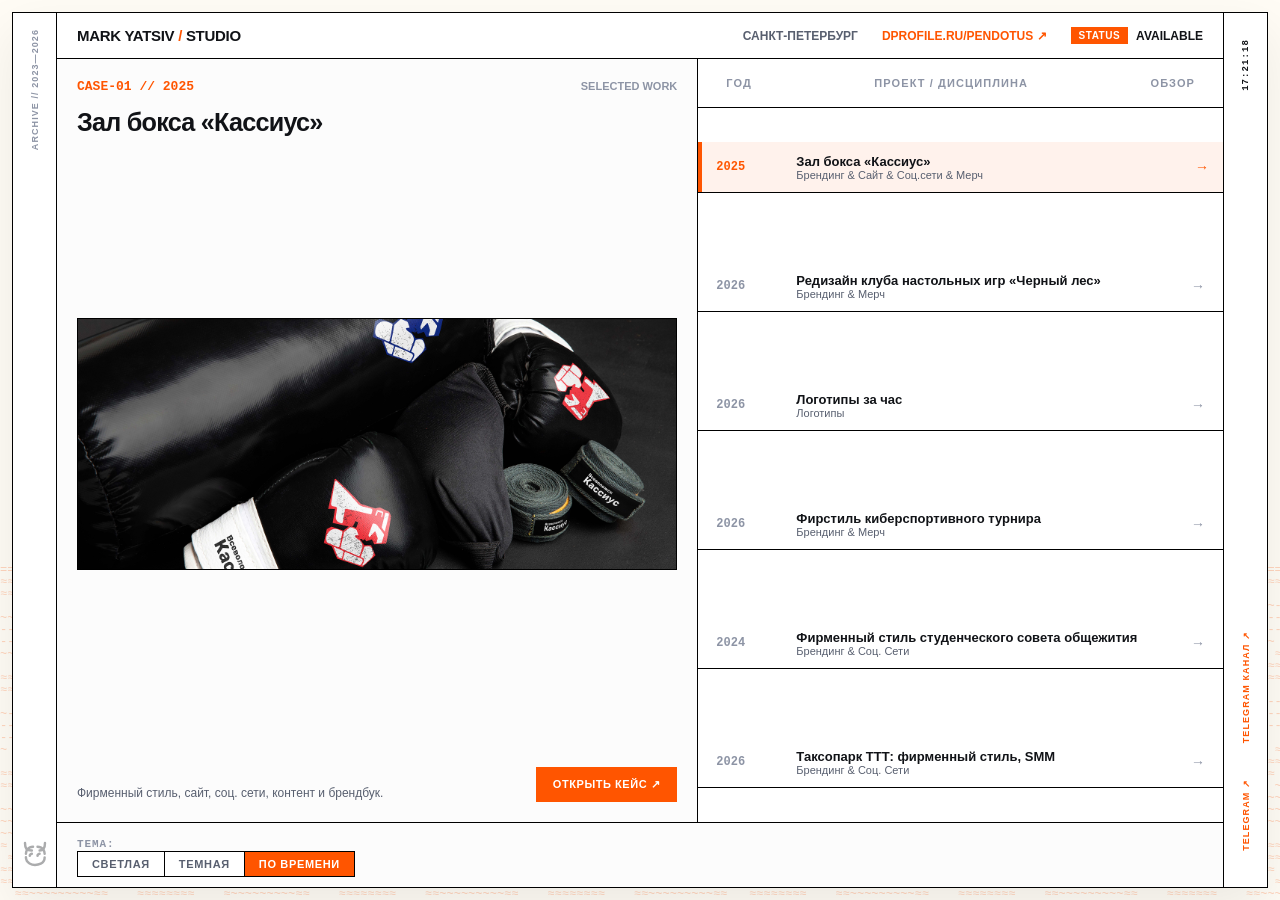
<file: index.html>
<!DOCTYPE html>
<html lang="ru">
<head>
  <meta charset="UTF-8">
  <meta name="viewport" content="width=device-width, initial-scale=1.0, maximum-scale=5.0">
  <title>Mark Yatsiv // Graphic Design & Identity</title>
  <!-- ФАВИКОНЫ: Маскот BigBoss -->
  <link rel="icon" type="image/svg+xml" href="favicon.svg?v=3">


  <link rel="stylesheet" href="css/main.css?v=5"></head>
<body data-theme="day">

  <!-- Адаптивный процедурный ASCII-холст Canvas (100vw x 100vh) -->
  <canvas id="asciiBackground" class="ascii-canvas" aria-hidden="true"></canvas>

  <!-- Скрытый пасхалочный пульт разработчика (открывается по 5 быстрым кликам на BigBoss) -->
  <aside class="dev-control-panel easter-egg-hidden" id="devPanel">
    <div class="panel-header">
      <span class="panel-tag">SECRET DEV OVERRIDE</span>
      <button id="closeDevPanelBtn" class="btn-panel-close" title="Закрыть пульт">&times;</button>
    </div>
    <div class="slider-row">
      <span class="time-readout" id="timeDisplay">12:00</span>
      <input type="range" id="timeSlider" min="0" max="23.9" step="0.1" value="12" class="time-range">
    </div>
    <div class="theme-readout">ФАЗА: <span id="themeLabel">DAY</span></div>
  </aside>

  <div class="sheet-wrapper">
    
    <!-- Левый край: вертикальный штамп + слот маскота BigBoss -->
    <aside class="side-gutter">
      <span class="vertical-label">ARCHIVE // 2023—2026</span>
      
      <!-- СЛОТ МАСКОТА BIGBOSS: 5 кликов подряд открывают секретный ползунок -->
      <div class="mascot-slot" id="mascotContainer" title="BigBoss Slot (кликни 5 раз подряд)" aria-label="BigBoss Slot">
        <svg viewBox="0 0 1000 1000" xmlns="http://www.w3.org/2000/svg">
          <path fill="none" stroke="currentColor" stroke-linecap="round" stroke-miterlimit="10" stroke-width="72px" d="M233.3,597.78c0,181.79,191.92,225.48,266.4,225.48s283.68-26.83,283.68-220.08"/>
          <path fill="none" stroke="currentColor" stroke-linecap="round" stroke-miterlimit="10" stroke-width="72px" d="M233.3,494.44c0-73.91,55.24-209.06,209.06-209.06"/>
          <path fill="none" stroke="currentColor" stroke-linecap="round" stroke-miterlimit="10" stroke-width="72px" d="M407.86,399.24c-156.96,0-201.86-59.14-201.86-223.24"/>
          <path fill="none" stroke="currentColor" stroke-linecap="round" stroke-miterlimit="10" stroke-width="72px" d="M783.7,494.44c0-73.91-55.24-209.06-209.06-209.06"/>
          <path fill="none" stroke="currentColor" stroke-linecap="round" stroke-miterlimit="10" stroke-width="72px" d="M635.38,395.08c108.3,0,158.36-54.98,158.36-219.08"/>
          <path fill="none" stroke="currentColor" stroke-linecap="round" stroke-miterlimit="10" stroke-width="72px" d="M347.06,554.76c0-47.52,60.48-60.48,60.48-60.48"/>
          <path fill="none" stroke="currentColor" stroke-linecap="round" stroke-miterlimit="10" stroke-width="72px" d="M574.58,554.76c0-47.52,60.48-60.48,60.48-60.48"/>
        </svg>
      </div>
    </aside>

    <!-- Центральная сцена -->
    <main class="sheet-main">
      <header class="top-bar">
        <div class="brand-title">MARK YATSIV <span>/</span> STUDIO</div>
        <div class="top-meta">
          <span>САНКТ-ПЕТЕРБУРГ</span>
          <a href="https://dprofile.ru/pendotus" target="_blank" rel="noopener noreferrer" class="meta-link-dprofile">
            DPROFILE.RU/PENDOTUS ↗
          </a>
          <div class="status-indicator">
            <span class="status-badge-orange">STATUS</span>
            <span>AVAILABLE</span>
          </div>
        </div>
      </header>

      <section class="content-split">
        <!-- Левая панель: активный кейс -->
        <div class="stage-panel">
          <div>
            <div class="stage-header">
              <span id="stageNum" class="stage-num">CASE-01 // 2026</span>
              <span class="stage-hint">SELECTED WORK</span>
            </div>
            <h1 id="stageName" class="stage-name">Боксерский клуб «Кассиус»</h1>
          </div>

          <div id="stageImage" class="stage-image-card"></div>

          <!-- ВСТАВИТЬ ЭТОТ БЛОК: Мобильный переключатель превью кейсов -->
          <div class="stage-nav-mobile" aria-label="Переключение превью кейсов">
            <button type="button" id="prevStageBtn" class="btn-stage-nav" aria-label="Предыдущий проект">← ПРЕДЫДУЩИЙ</button>
            <span id="stageNavCounter" class="stage-nav-counter">01 / 06</span>
            <button type="button" id="nextStageBtn" class="btn-stage-nav" aria-label="Следующий проект">СЛЕДУЮЩИЙ →</button>
          </div>

          <div class="stage-footer">
            <p id="stageDesc" class="stage-description">
              Суровая монохромная айдентика, акцидентная шрифтовая система ринга и фирменная экипировка.
            </p>
            <a id="btnOpenCase" href="project.html?id=1" class="btn-open-case page-transition-link">
              Открыть кейс ↗
            </a>
          </div>
        </div>

        <!-- Правая панель: реестр проектов -->
        <div class="index-panel">
          <div class="index-header">
            <span>ГОД</span>
            <span>ПРОЕКТ / ДИСЦИПЛИНА</span>
            <span>ОБЗОР</span>
          </div>
          <div id="projectRowsContainer" class="project-rows-list"></div>
        </div>
      </section>

      <!-- Нижний бар: переключатель тем (АВТО / СВЕТЛАЯ / ТЕМНАЯ) вместо ползунка -->
<!-- Нижний бар: переключатель тем + ссылки для мобилок -->
      <footer class="bottom-utility-bar">
        <div class="utility-theme-wrap">
          <span class="utility-label">ТЕМА:</span>
          <div class="theme-switcher-group">
            <button class="btn-theme-toggle" data-theme-mode="light">СВЕТЛАЯ</button>
            <button class="btn-theme-toggle" data-theme-mode="dark">ТЕМНАЯ</button>
            <button class="btn-theme-toggle active" data-theme-mode="auto">ПО ВРЕМЕНИ</button>
          </div>
        </div>
        
        <!-- Ссылки для мобильных экранов (на десктопе скрыты, так как они в сайдбаре) -->
        <div class="mobile-footer-links">
          <a href="https://t.me/desigyatsiv" target="_blank" rel="noopener noreferrer" class="mobile-link">ТГ-КАНАЛ ↗</a>
          <a href="https://t.me/pendotus" target="_blank" rel="noopener noreferrer" class="mobile-link accent">TELEGRAM ↗</a>
        </div>
      </footer>
    </main>

    <!-- Правый край: вертикальные ссылки на ТГ и часы пользователя -->
    <aside class="side-gutter side-gutter-right">
      <div class="gutter-top-time">
        <span class="vertical-label mono-time" id="userLiveClock">--:--:--</span>
      </div>
      <div class="gutter-bottom-links">
        <a href="https://t.me/desigyatsiv" target="_blank" rel="noopener noreferrer" class="vertical-label channel-link" title="Telegram-канал шефа">
          TELEGRAM КАНАЛ ↗
        </a>
        <a href="https://t.me/pendotus" target="_blank" rel="noopener noreferrer" class="vertical-label accent-link" title="Личный Telegram шефа">
          TELEGRAM ↗
        </a>
      </div>
    </aside>

  </div>

  <script src="js/data.js"></script>
  <script src="js/ascii-background.js"></script>
  <script src="js/theme-manager.js"></script>
  <script src="js/interaction.js"></script>
</body>
</html>
</file>
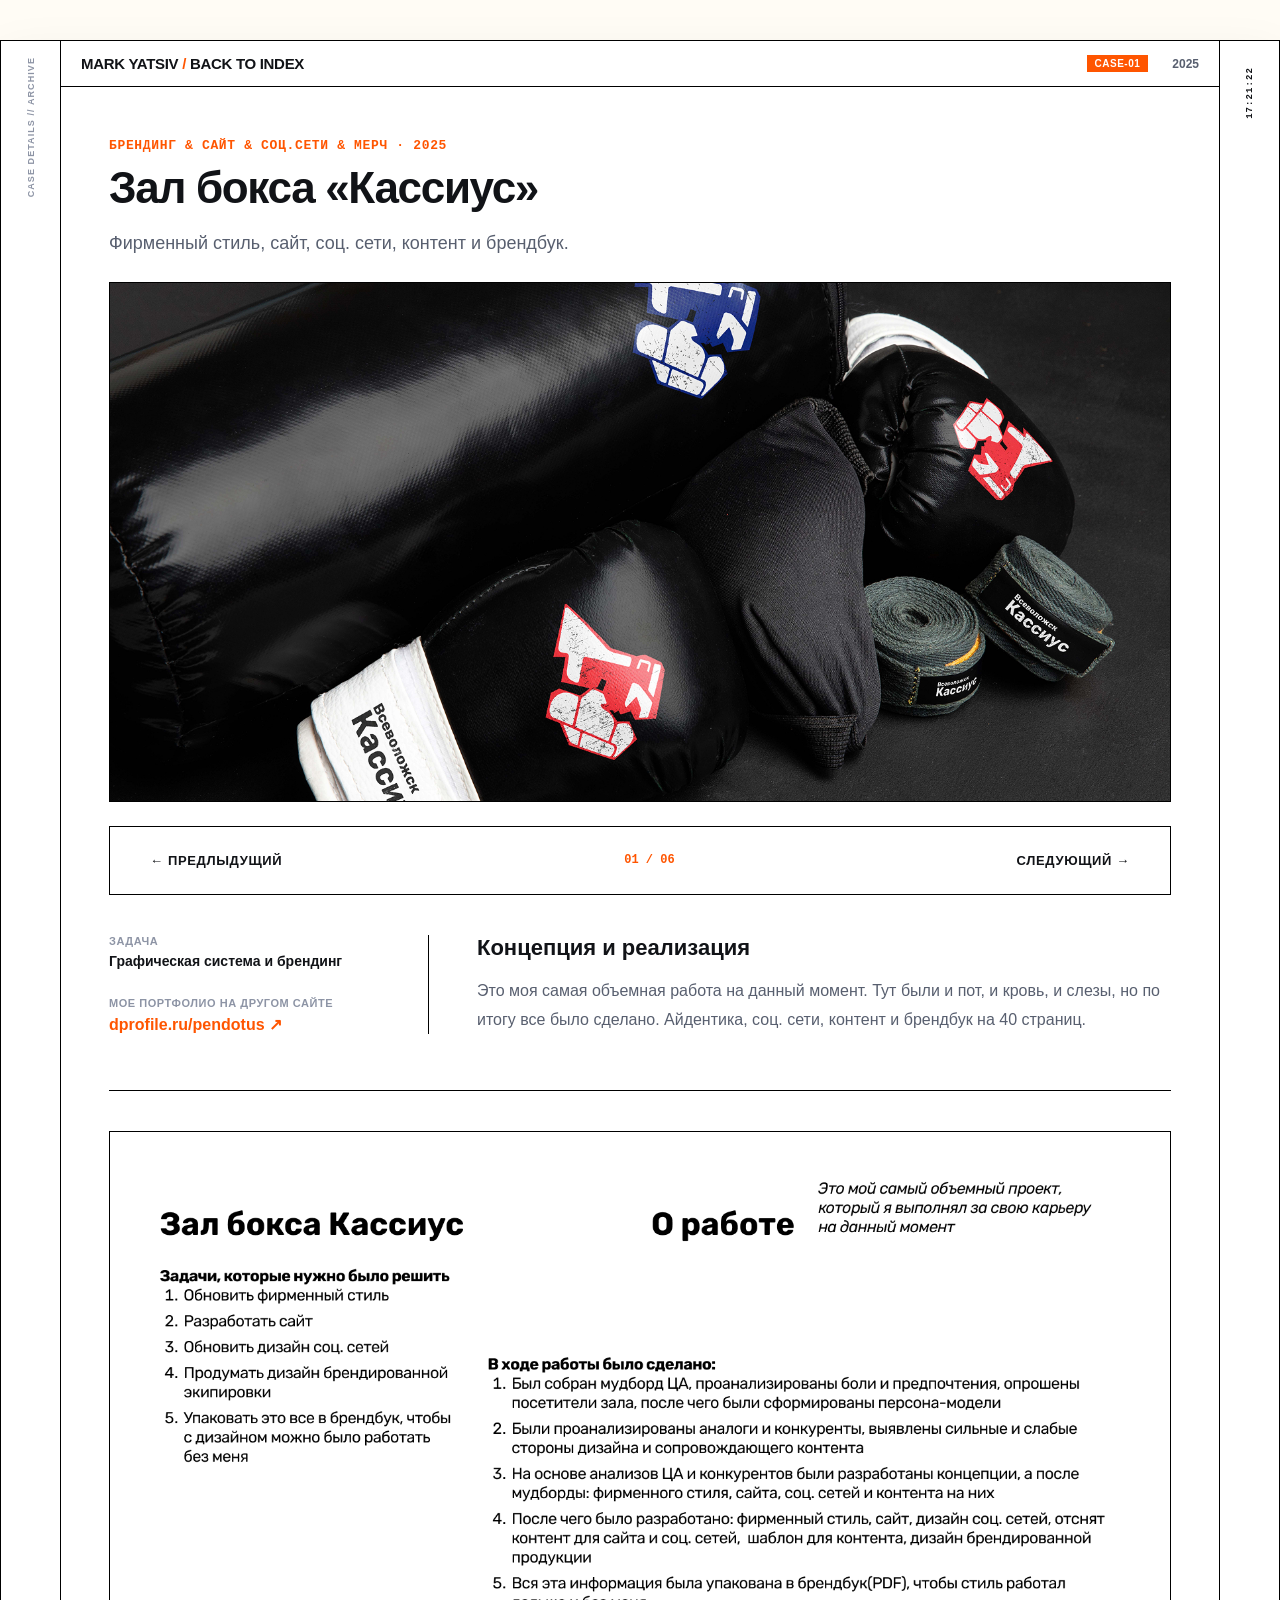
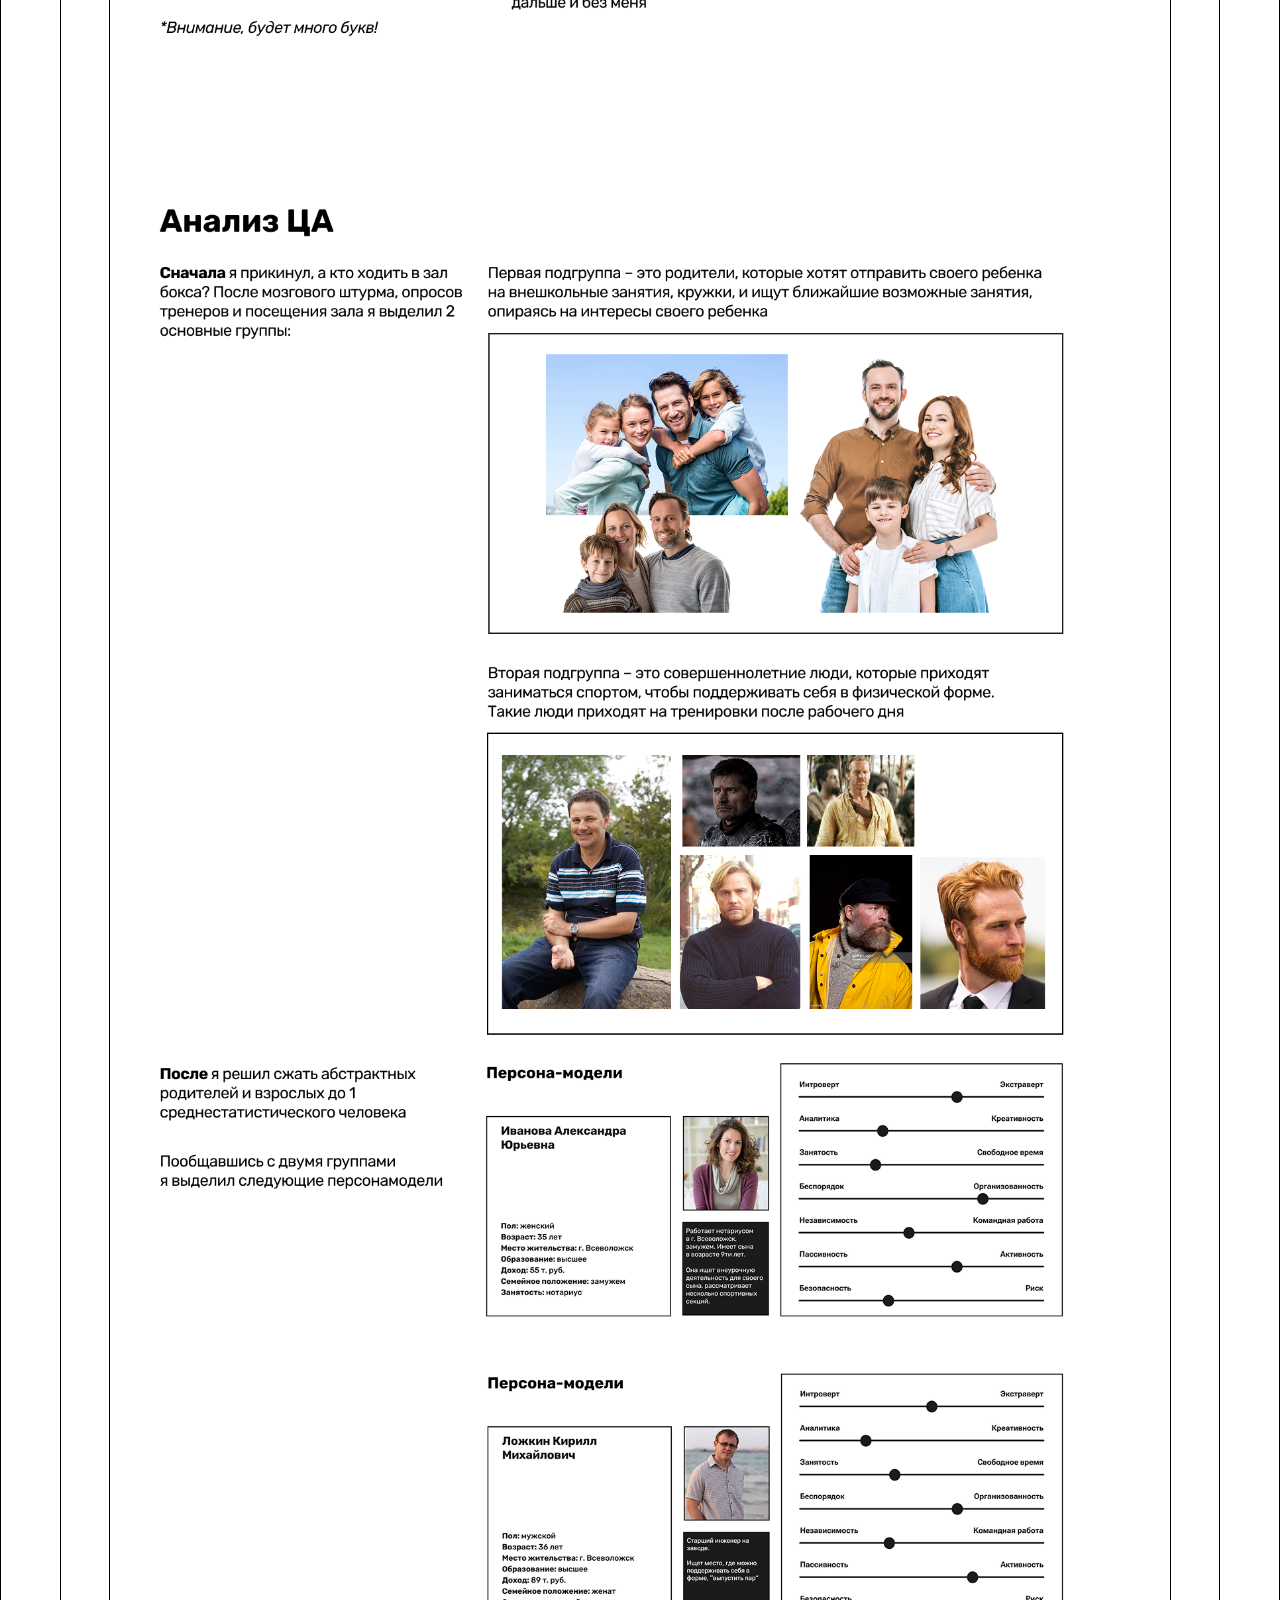
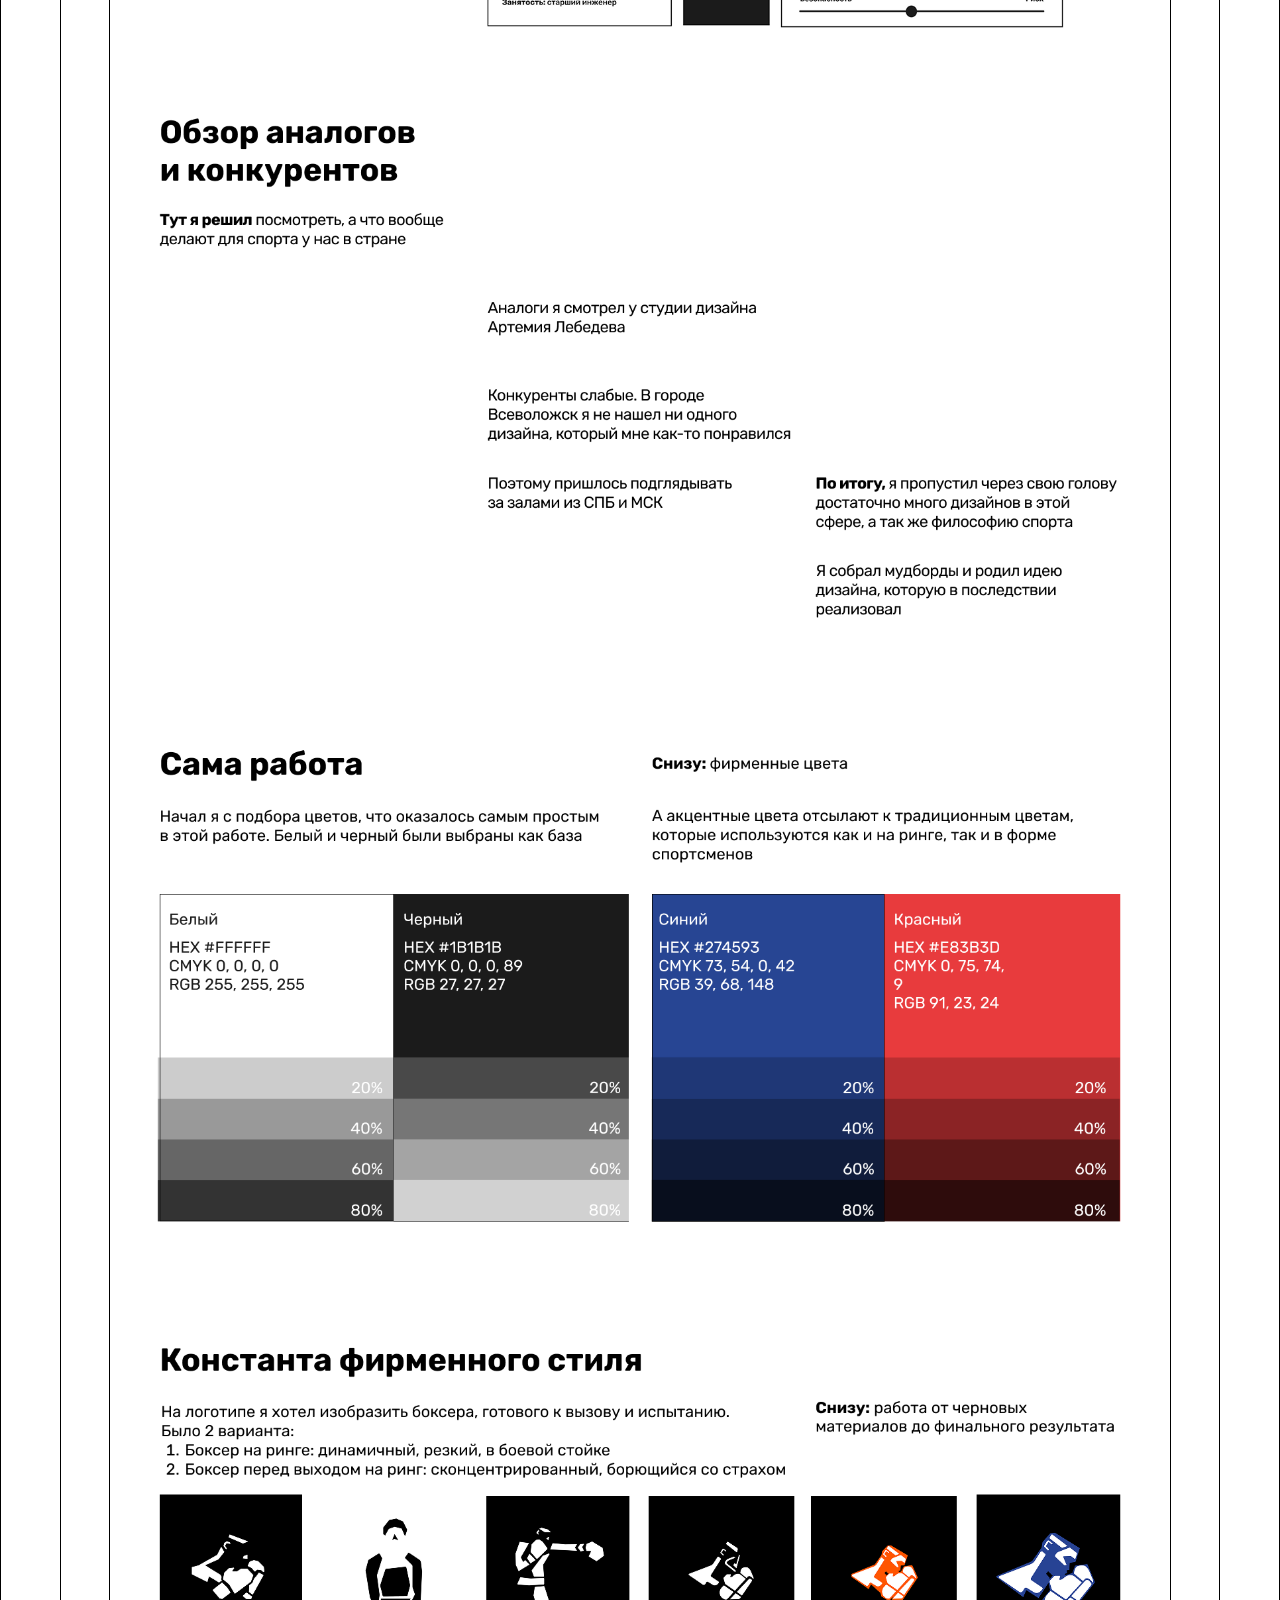
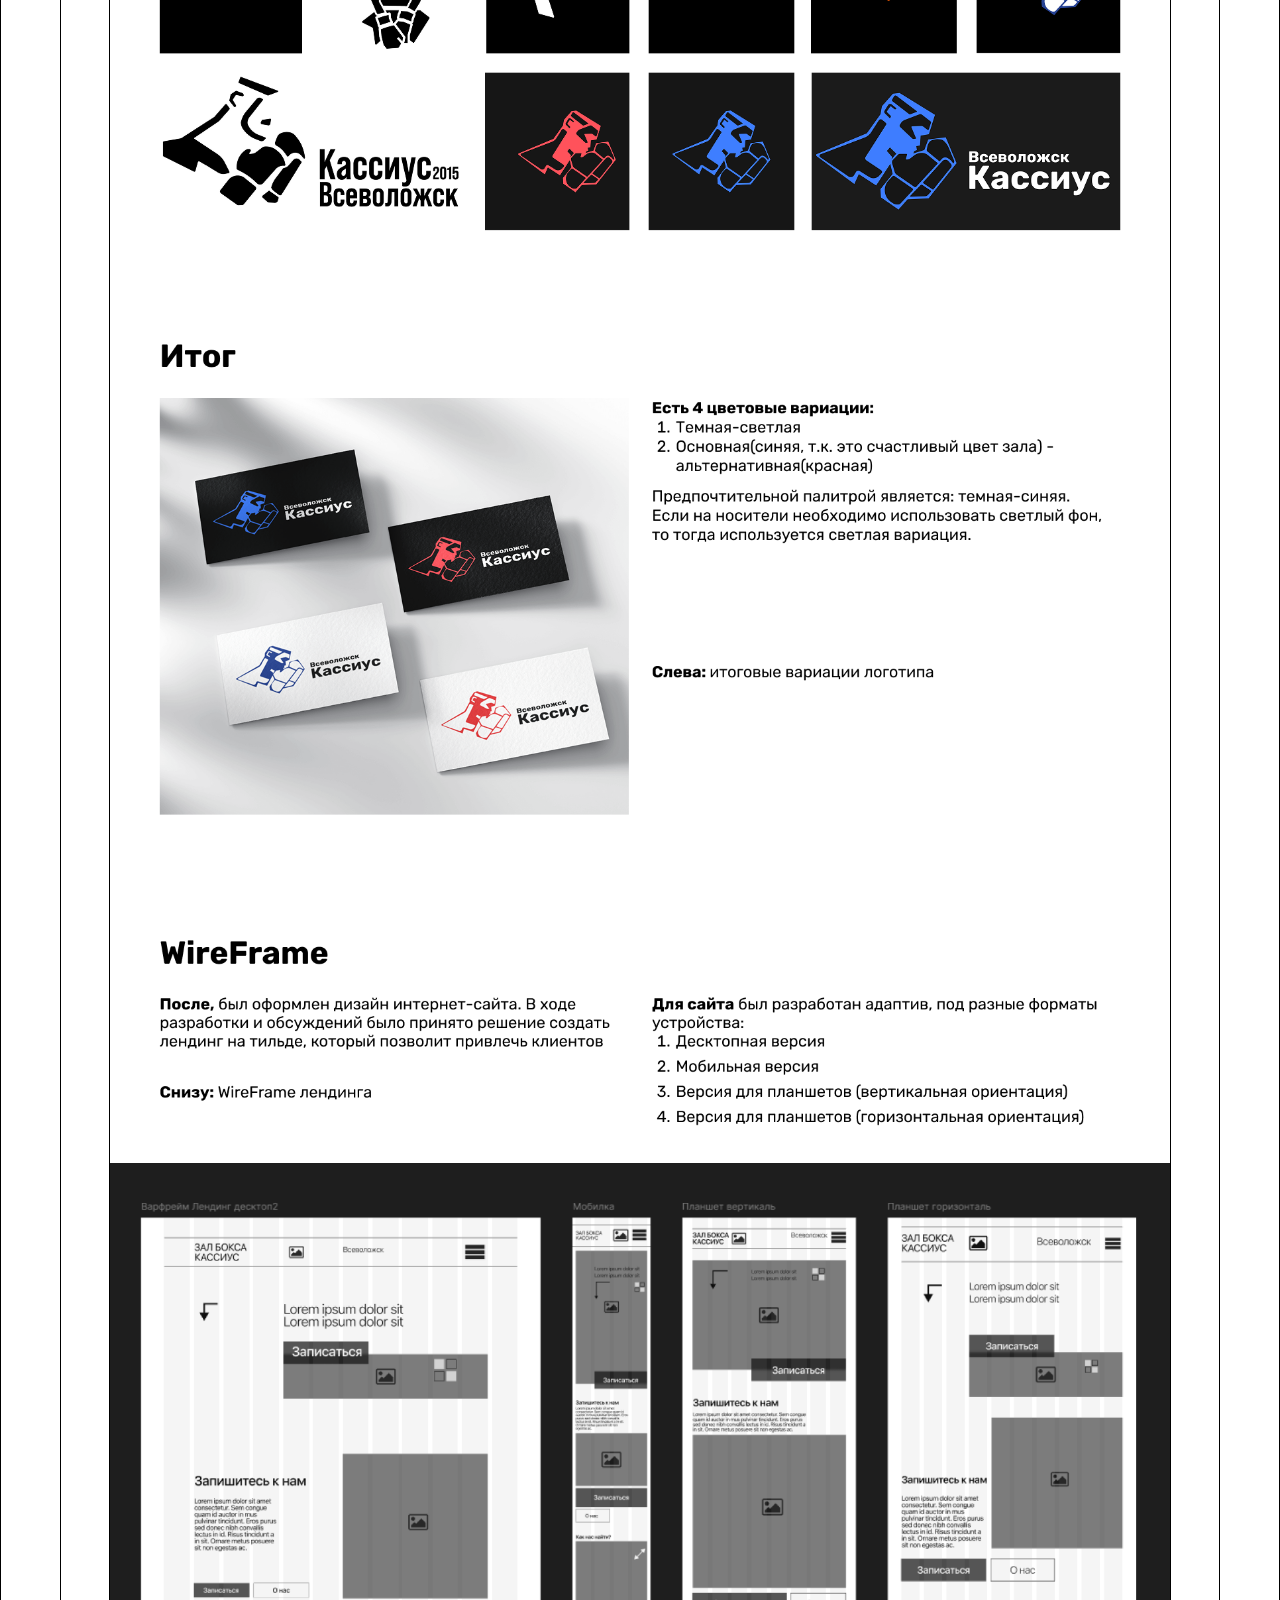
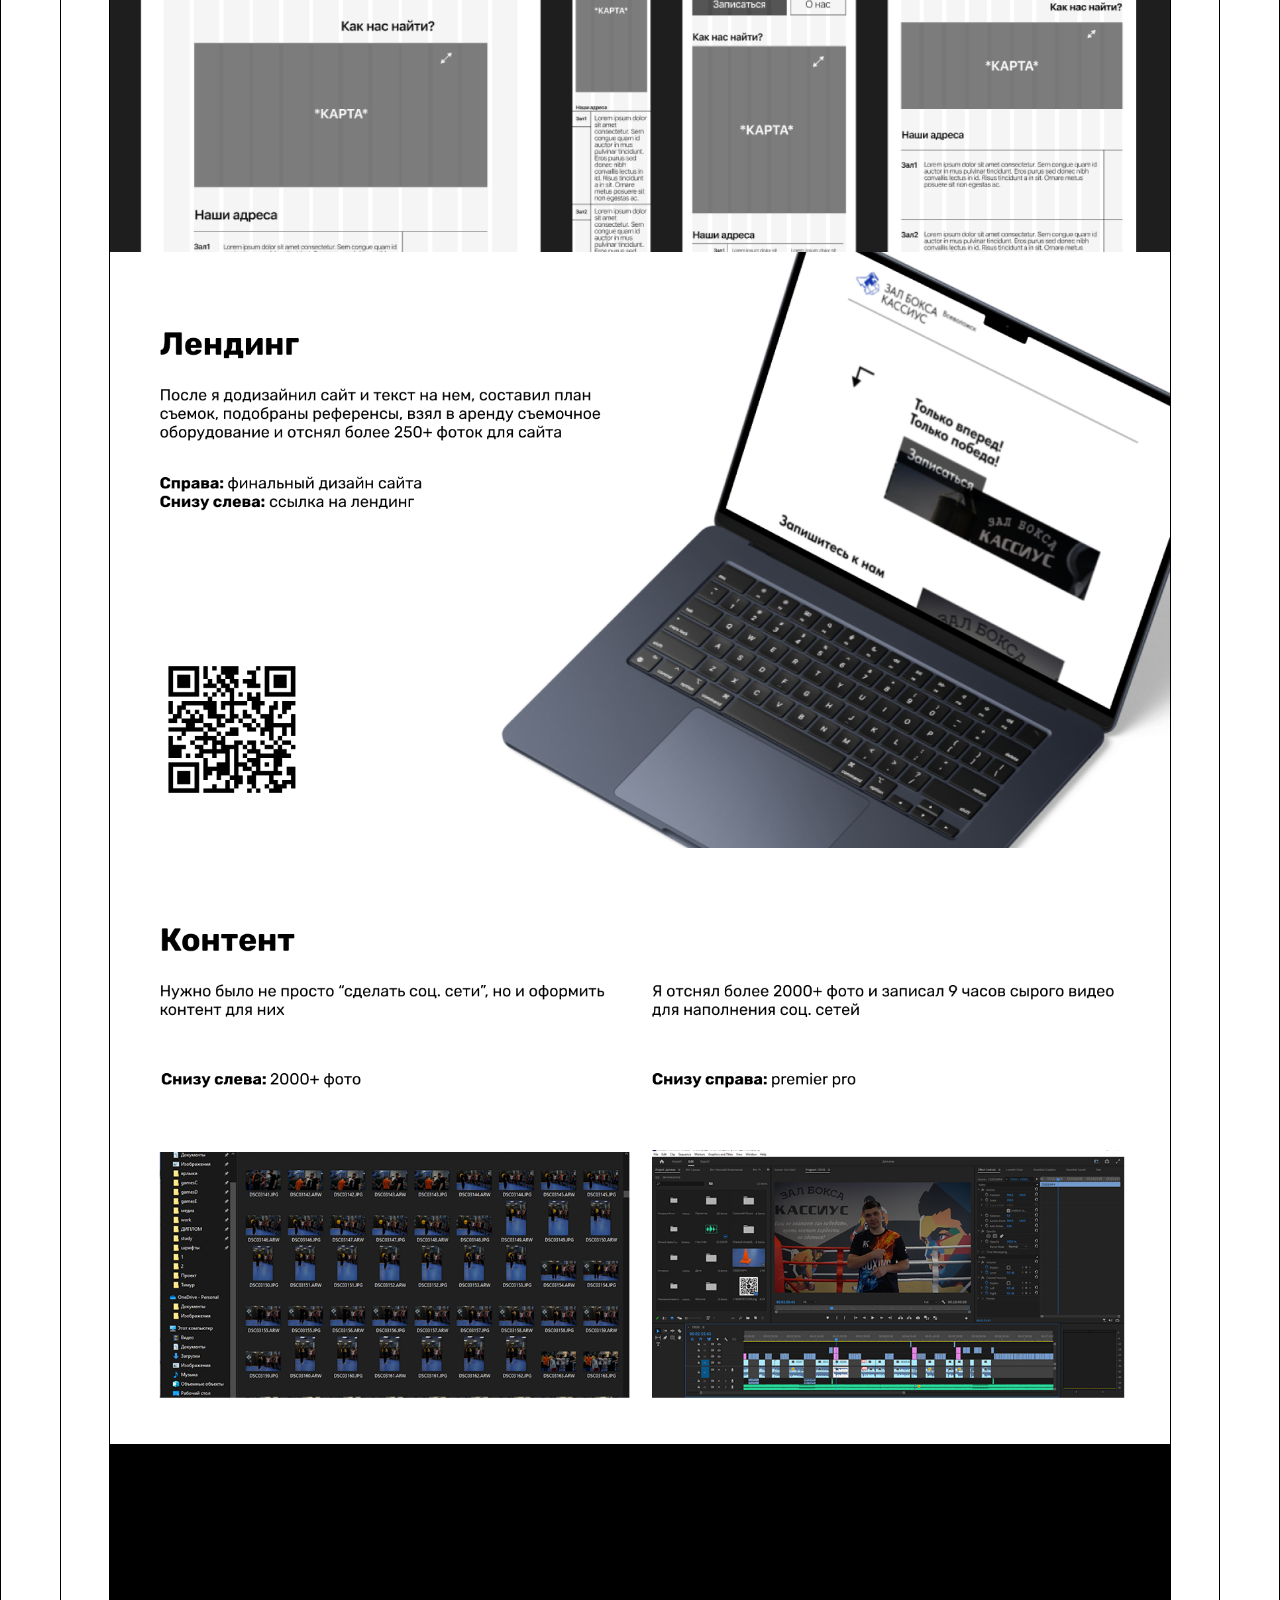
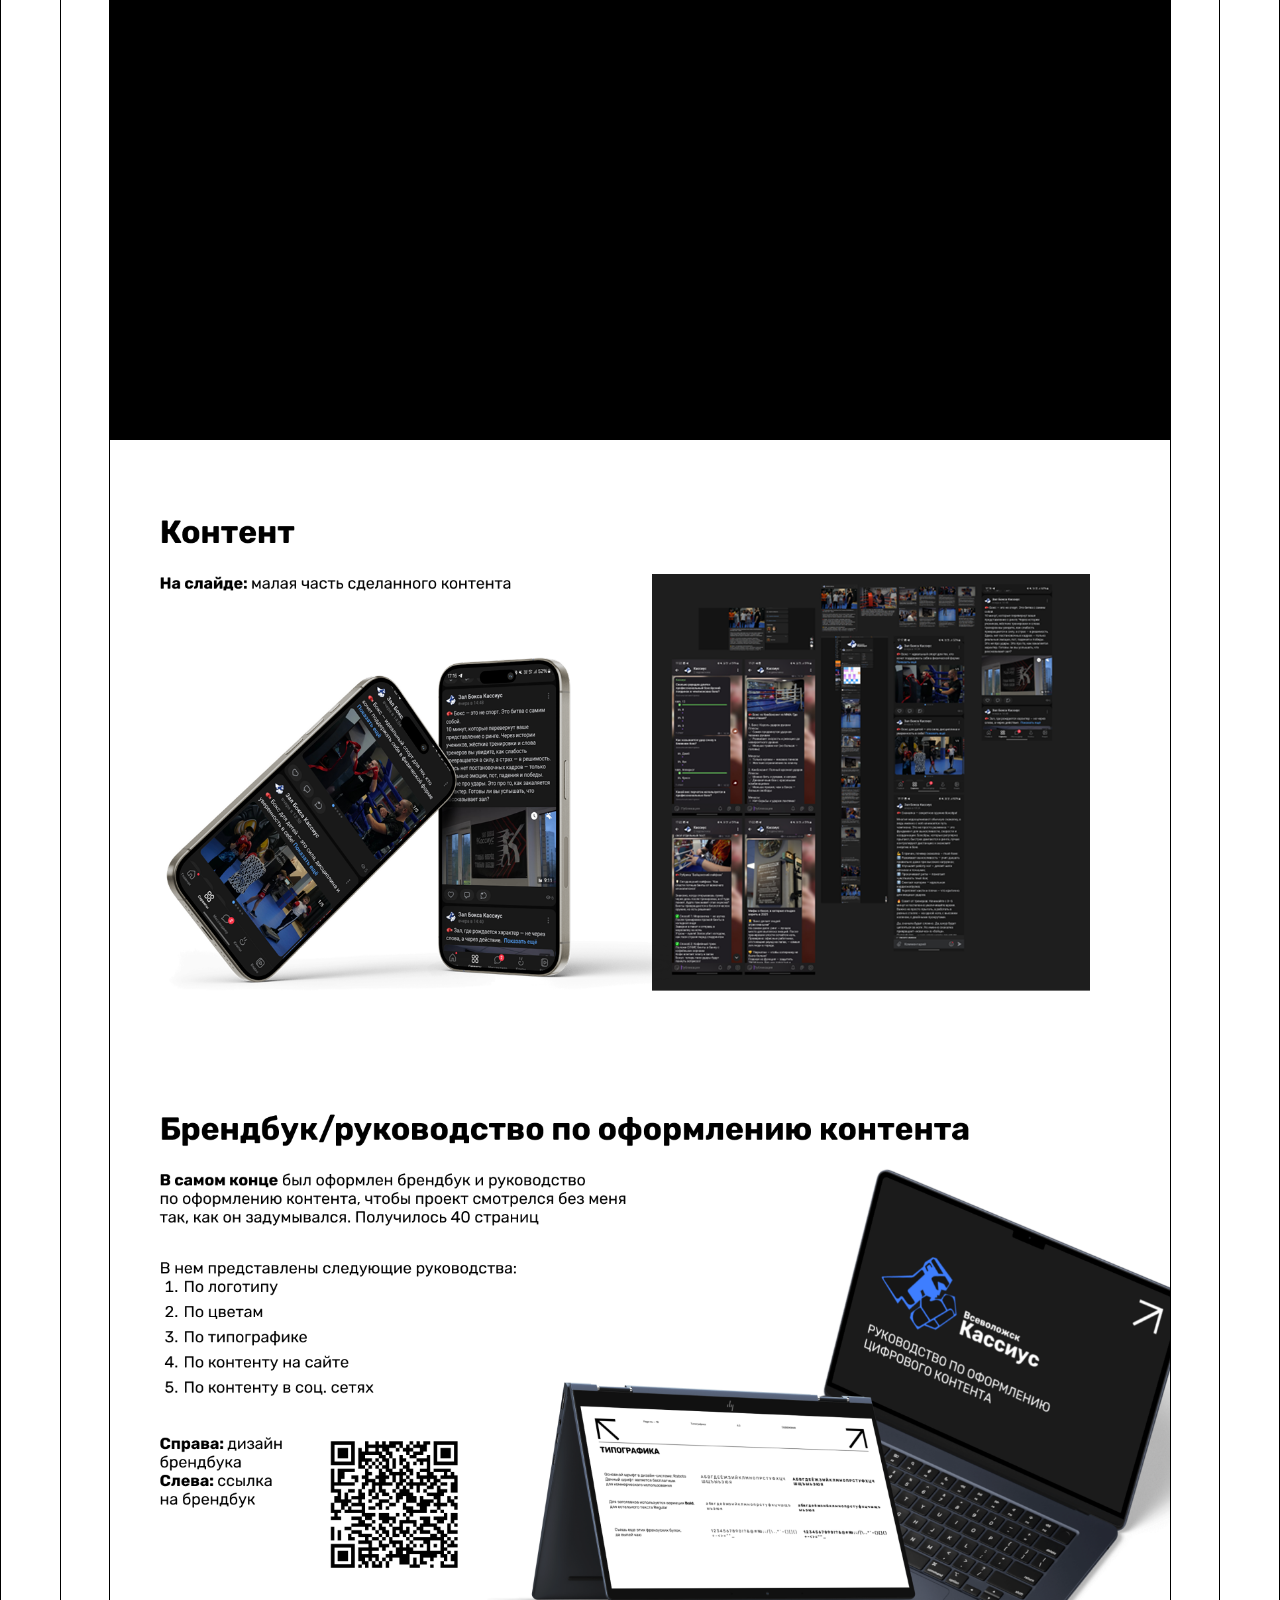
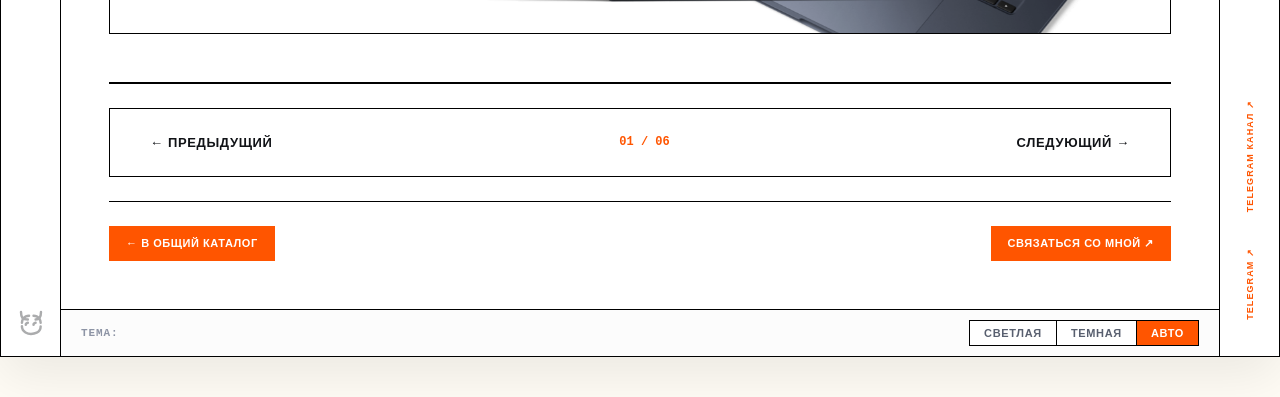
<file: project.html>
<!DOCTYPE html>
<html lang="ru">
<head>
  <meta charset="UTF-8">
  <meta name="viewport" content="width=device-width, initial-scale=1.0, maximum-scale=5.0">
  <title>Проекты // Mark Yatsiv Portfolio</title>
  <!-- ФАВИКОНЫ: Маскот BigBoss -->
  <link rel="icon" type="image/svg+xml" href="favicon.svg?v=3">

  <link rel="stylesheet" href="css/main.css?v=5">
</head>
<body data-theme="day">

  <canvas id="asciiBackground" class="ascii-canvas" aria-hidden="true"></canvas>

  <aside class="dev-control-panel easter-egg-hidden" id="devPanel">
    <div class="panel-header">
      <span class="panel-tag">SECRET DEV OVERRIDE</span>
      <button id="closeDevPanelBtn" class="btn-panel-close">&times;</button>
    </div>
    <div class="slider-row">
      <span class="time-readout" id="timeDisplay">12:00</span>
      <input type="range" id="timeSlider" min="0" max="23.9" step="0.1" value="12" class="time-range">
    </div>
    <div class="theme-readout">ФАЗА: <span id="themeLabel">DAY</span></div>
  </aside>

  <div class="sheet-wrapper project-page-wrapper">
    
    <aside class="side-gutter">
      <span class="vertical-label">CASE DETAILS // ARCHIVE</span>
      <div class="mascot-slot" id="mascotContainer" title="BigBoss Slot (кликни 5 раз подряд)">
        <svg viewBox="0 0 1000 1000" xmlns="http://www.w3.org/2000/svg">
          <path fill="none" stroke="currentColor" stroke-linecap="round" stroke-miterlimit="10" stroke-width="72px" d="M233.3,597.78c0,181.79,191.92,225.48,266.4,225.48s283.68-26.83,283.68-220.08"/>
          <path fill="none" stroke="currentColor" stroke-linecap="round" stroke-miterlimit="10" stroke-width="72px" d="M233.3,494.44c0-73.91,55.24-209.06,209.06-209.06"/>
          <path fill="none" stroke="currentColor" stroke-linecap="round" stroke-miterlimit="10" stroke-width="72px" d="M407.86,399.24c-156.96,0-201.86-59.14-201.86-223.24"/>
          <path fill="none" stroke="currentColor" stroke-linecap="round" stroke-miterlimit="10" stroke-width="72px" d="M783.7,494.44c0-73.91-55.24-209.06-209.06-209.06"/>
          <path fill="none" stroke="currentColor" stroke-linecap="round" stroke-miterlimit="10" stroke-width="72px" d="M635.38,395.08c108.3,0,158.36-54.98,158.36-219.08"/>
          <path fill="none" stroke="currentColor" stroke-linecap="round" stroke-miterlimit="10" stroke-width="72px" d="M347.06,554.76c0-47.52,60.48-60.48,60.48-60.48"/>
          <path fill="none" stroke="currentColor" stroke-linecap="round" stroke-miterlimit="10" stroke-width="72px" d="M574.58,554.76c0-47.52,60.48-60.48,60.48-60.48"/>
        </svg>
      </div>
    </aside>

    <main class="sheet-main">
      <header class="top-bar">
        <a href="index.html" class="brand-title page-transition-link">MARK YATSIV <span>/</span> BACK TO INDEX</a>
        <div class="top-meta">
          <span id="projectCodeBadge" class="status-badge-orange">CASE</span>
          <span id="projectYearBadge">2026</span>
        </div>
      </header>

      <article class="project-detail-layout">
        <!-- Шапка кейса -->
        <header class="project-detail-header">
          <span id="projectCategory" class="detail-category">ДИСЦИПЛИНА</span>
          <h1 id="projectTitle" class="detail-title">Загрузка проекта...</h1>
          <p id="projectSummary" class="detail-lead"></p>
        </header>

        <!-- Главный баннер-обложка -->
        <div id="projectHeroImage" class="detail-hero-cover"></div>

        <!-- Навигация: Переход между кейсами сверху -->
        <nav class="project-pagination-bar">
          <a id="prevProjectLink" href="#" class="pagination-btn page-transition-link">← Предлыдущий</a>
          <span id="paginationIndicator" class="pagination-counter">01 / 06</span>
          <a id="nextProjectLink" href="#" class="pagination-btn page-transition-link">Следующий →</a>
        </nav>

        <!-- Метаданные и текст -->
        <section class="detail-body-grid">
          <div class="detail-sidebar">
            <div class="meta-item">
              <span class="meta-label">ЗАДАЧА</span>
              <p id="projectClientDesc" class="meta-val">Графическая система и брендинг</p>
            </div>
            <div class="meta-item">
              <span class="meta-label">Мое портфолио на другом сайте</span>
              <a href="https://dprofile.ru/pendotus" target="_blank" rel="noopener noreferrer" class="meta-link-dprofile">
                dprofile.ru/pendotus ↗
              </a>
            </div>
          </div>

          <div class="detail-text-content">
            <h3>Концепция и реализация</h3>
            <p id="projectFullDescription" class="detail-paragraph"></p>
          </div>
        </section>

        <!-- ДЛИННАЯ СЕКЦИЯ ПРЕЗЕНТАЦИИ КЕЙСА: СТРОГО 0 GAP МЕЖДУ СЛАЙДАМИ -->
        <section class="presentation-showcase-section">
          <!-- Стек широкоформатных слайдов презентации -->
          <div id="showcaseSlidesStack" class="showcase-slides-stack"></div>
        </section>

          <!-- Стек широкоформатных слайдов презентации -->
          <div id="showcaseSlidesStack" class="showcase-slides-stack"></div>
        </section>

        <!-- Продублированная навигация в конце кейса -->
        <nav class="project-pagination-bar project-pagination-bar-bottom">
          <a id="prevProjectLinkBottom" href="#" class="pagination-btn page-transition-link">← Предыдущий</a>
          <span id="paginationIndicatorBottom" class="pagination-counter">01 / 06</span>
          <a id="nextProjectLinkBottom" href="#" class="pagination-btn page-transition-link">Следующий →</a>
        </nav>

        <!-- Финальный блок перехода и контактов -->
        <div class="project-footer-actions">
          <a href="index.html" class="btn-open-case page-transition-link">← В общий каталог</a>
          <a href="https://t.me/pendotus" target="_blank" rel="noopener noreferrer" class="btn-open-case btn-accent">
            Связаться со мной ↗
          </a>
        </div>
      </article>

      <!-- Нижний бар переключения тем в кейсе -->
      <footer class="bottom-utility-bar">
        <span class="utility-label">ТЕМА:</span>
        <div class="theme-switcher-group">
          <button class="btn-theme-toggle" data-theme-mode="light">СВЕТЛАЯ</button>
          <button class="btn-theme-toggle" data-theme-mode="dark">ТЕМНАЯ</button>
          <button class="btn-theme-toggle active" data-theme-mode="auto">АВТО</button>
        </div>
      </footer>
    </main>

    <aside class="side-gutter side-gutter-right">
      <div class="gutter-top-time">
        <span class="vertical-label mono-time" id="userLiveClock">--:--:--</span>
      </div>
      <div class="gutter-bottom-links">
        <a href="https://t.me/desigyatsiv" target="_blank" rel="noopener noreferrer" class="vertical-label channel-link">
          TELEGRAM КАНАЛ ↗
        </a>
        <a href="https://t.me/pendotus" target="_blank" rel="noopener noreferrer" class="vertical-label accent-link">
          TELEGRAM ↗
        </a>
      </div>
    </aside>

  </div>

  <!-- Кнопка "Наверх": отдельный квадрат без скруглений с пиксельной ASCII-стрелкой (только на странице кейсов) -->
  <button id="scrollTopBtn" class="scroll-top-btn" aria-label="Наверх" title="Наверх">
    <pre class="pixel-ascii-arrow">  /\  
 /  \ 
  ||  </pre>
  </button>

  <script src="js/data.js"></script>
  <script src="js/ascii-background.js"></script>
  <script src="js/theme-manager.js"></script>
  <script src="js/project-page.js"></script>
</body>
</html>
</file>
<file: css/main.css>
@import url("variables.css");
@import url("base.css");
@import url("components.css");
</file>
